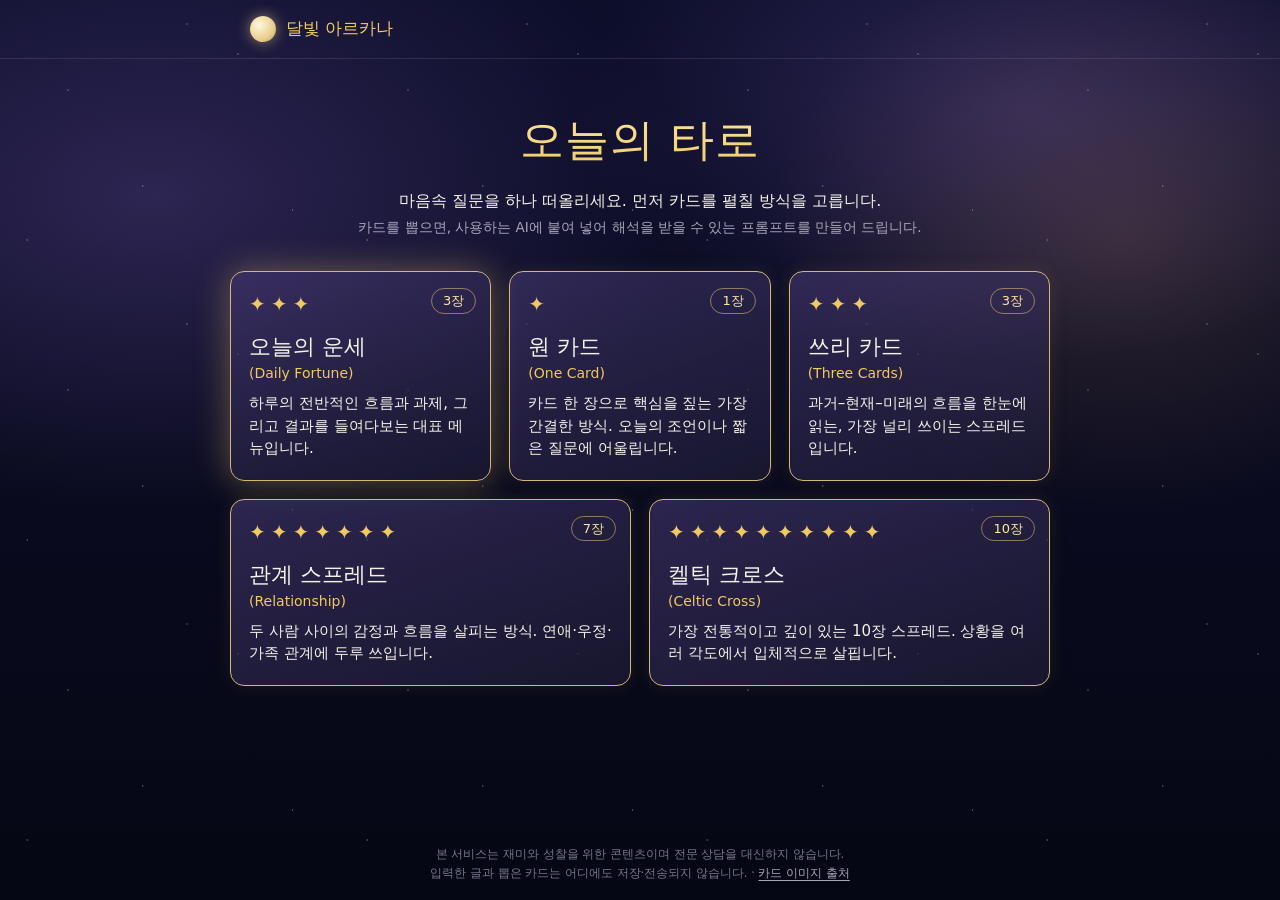
<file: index.html>
<!doctype html>
<html lang="ko">
<head>
<meta charset="utf-8">
<meta name="viewport" content="width=device-width, initial-scale=1">
<title>달빛 아르카나</title>
<meta name="description" content="카드를 직접 뽑고, AI에 붙여 넣을 타로 해석 프롬프트를 받아 가는 타로 사이트.">
<meta name="referrer" content="no-referrer">
<link rel="icon" href="data:,"><!-- 파비콘은 B가 제공하면 교체 -->
<link rel="stylesheet" href="css/tokens.css">
<link rel="stylesheet" href="css/style.css">
</head>
<body>
<header class="topbar">
  <div class="topbar-in">
    <div class="brand"><span class="moon" aria-hidden="true"></span>달빛 아르카나</div>
    <button class="home-link" id="homeBtn" type="button" hidden>처음으로</button>
  </div>
</header>

<main id="app" class="stage">
  <p class="loading">카드를 준비하는 중…</p>
</main>

<footer class="foot">
  <p>본 서비스는 재미와 성찰을 위한 콘텐츠이며 전문 상담을 대신하지 않습니다.</p>
  <p>입력한 글과 뽑은 카드는 어디에도 저장·전송되지 않습니다. · <a href="assets/decks/rws/CREDITS.md">카드 이미지 출처</a></p>
</footer>

<noscript><p class="loading">이 사이트는 자바스크립트를 켜야 사용할 수 있습니다.</p></noscript>
<script src="js/engine/index.js"></script>
<script src="js/app.js"></script>
</body>
</html>
</file>
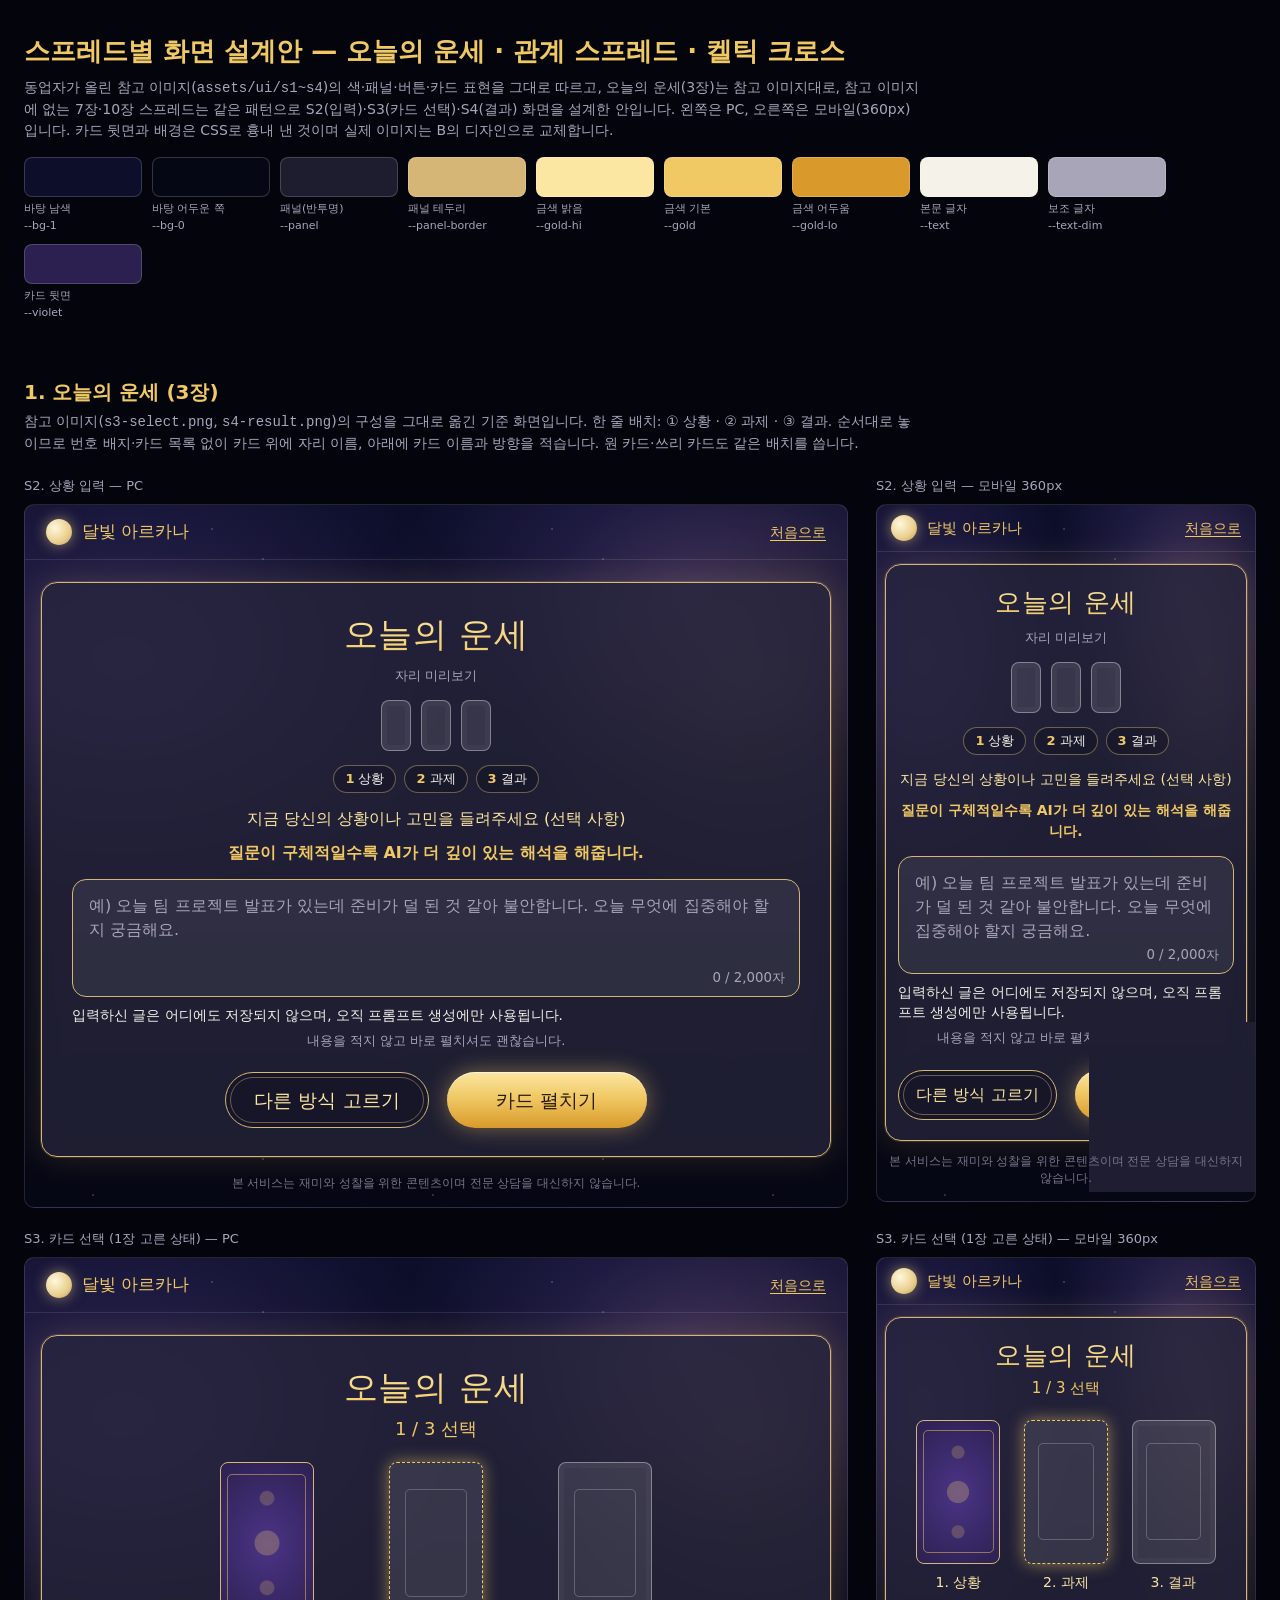
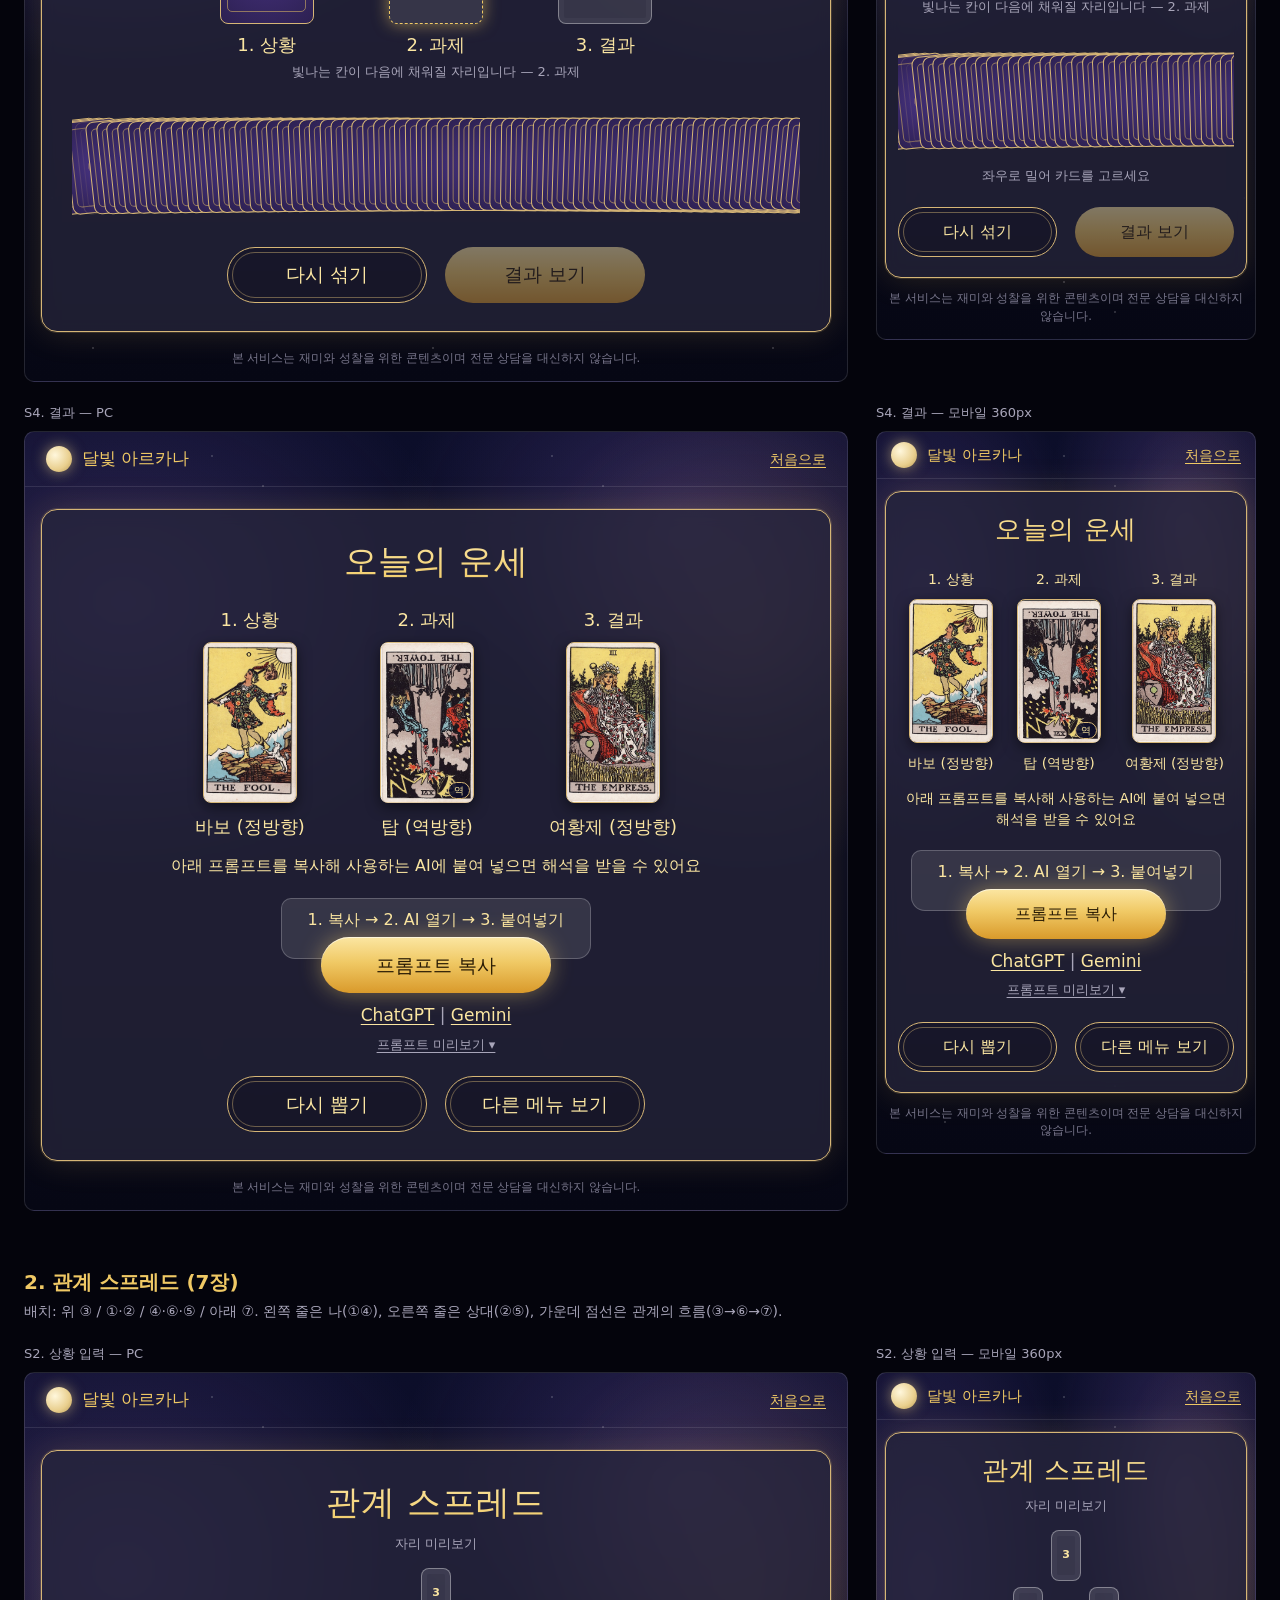
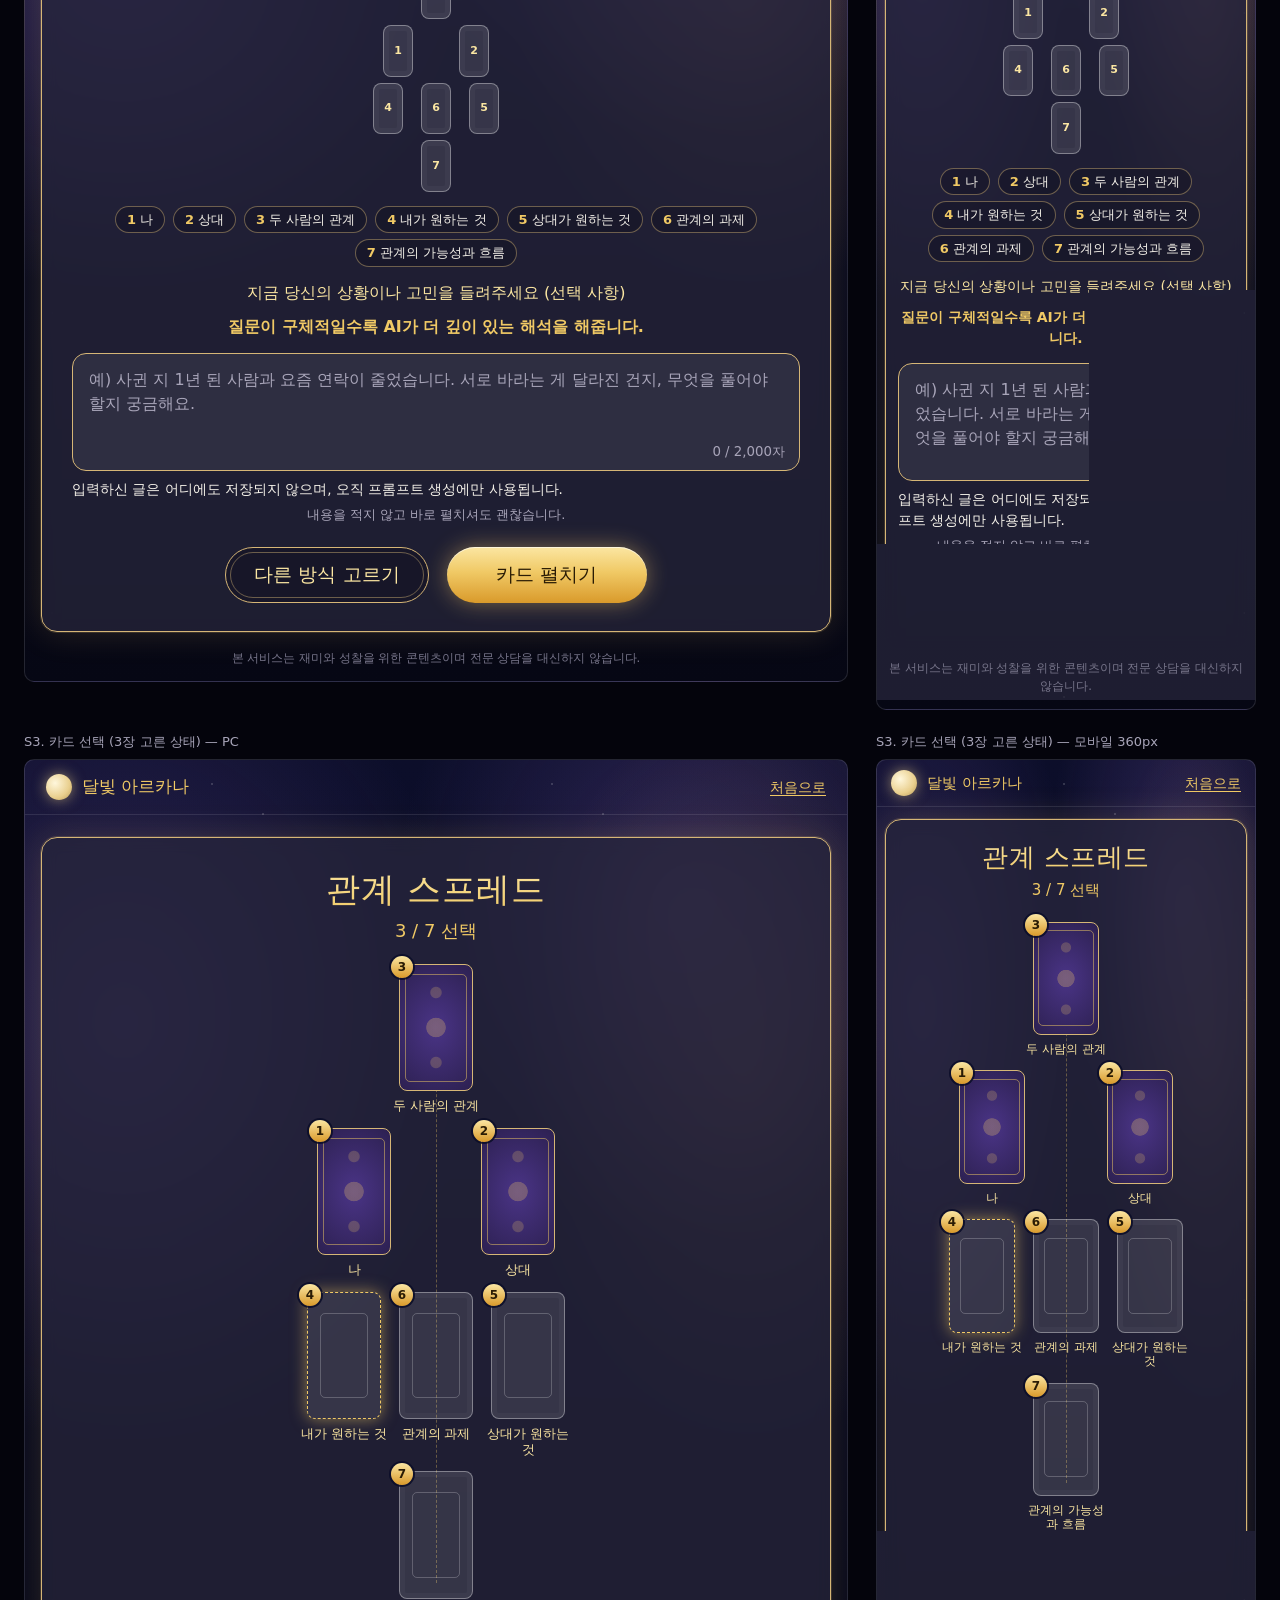
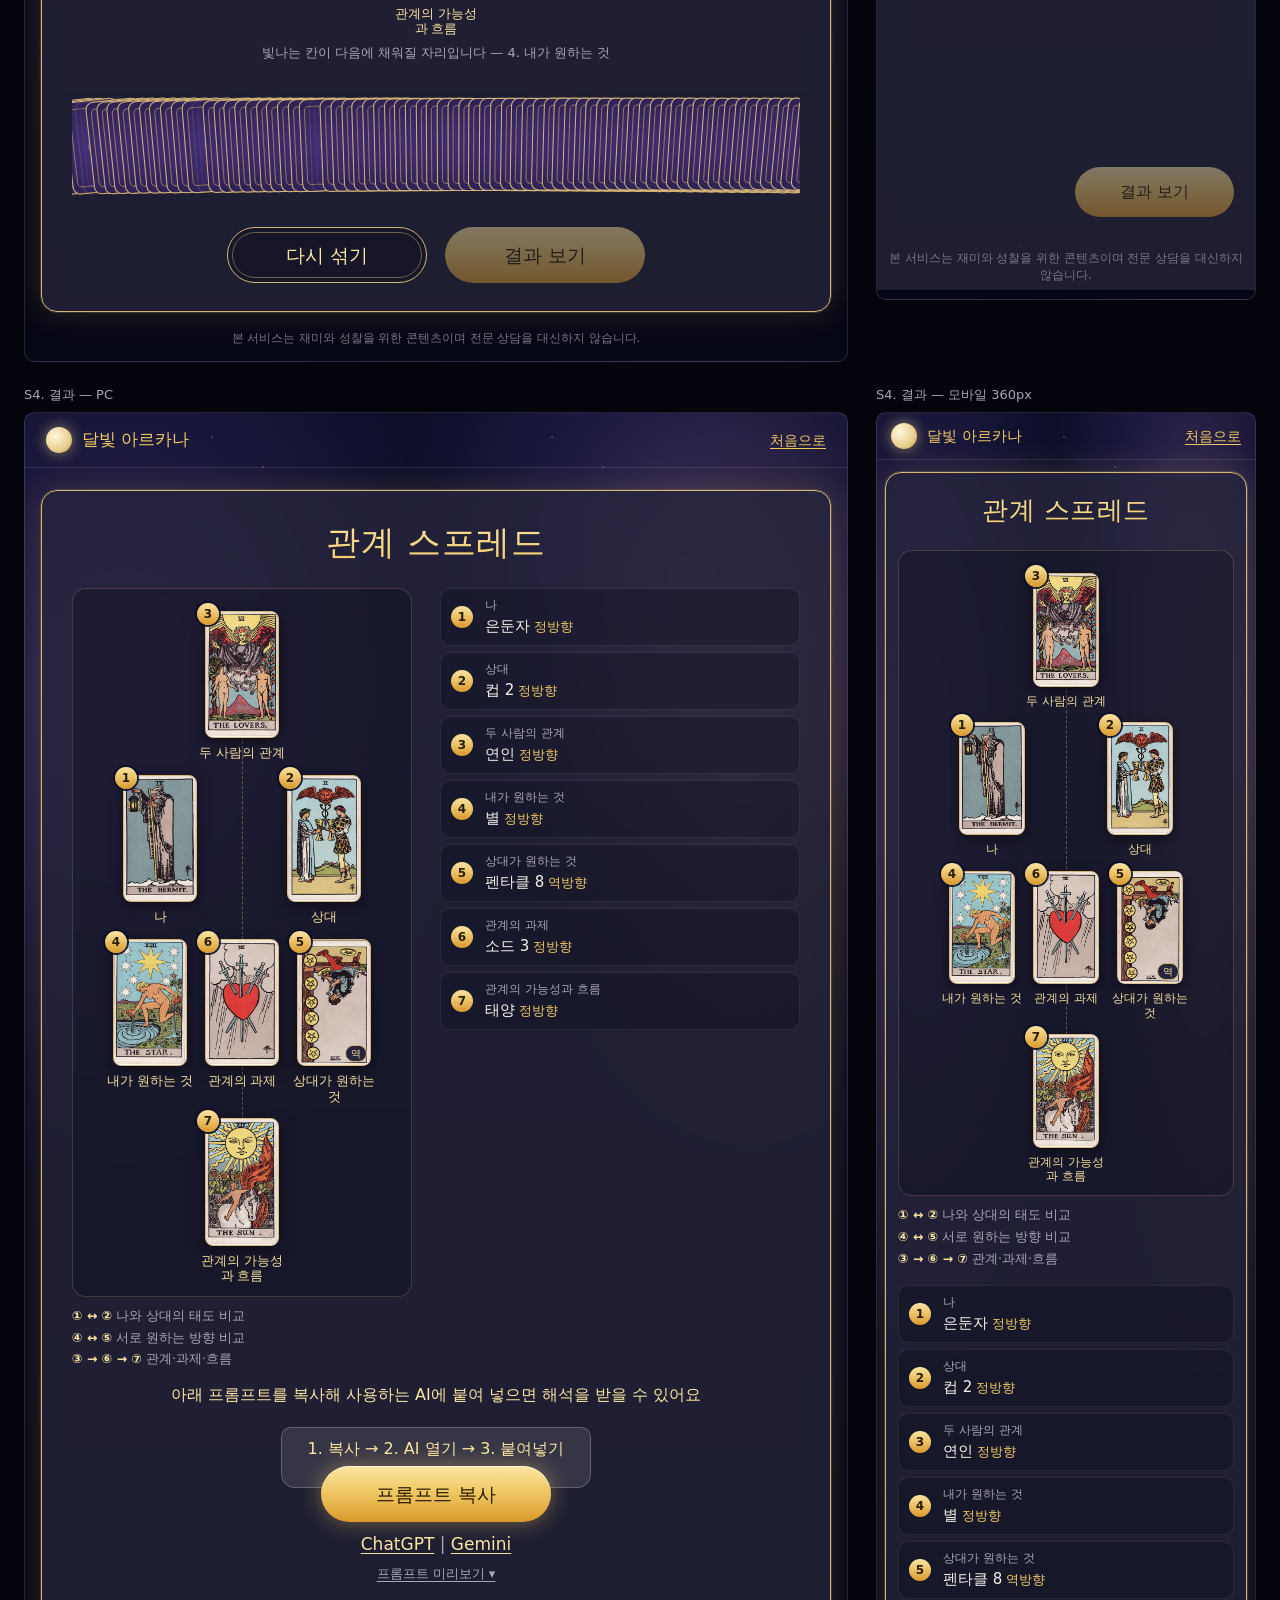
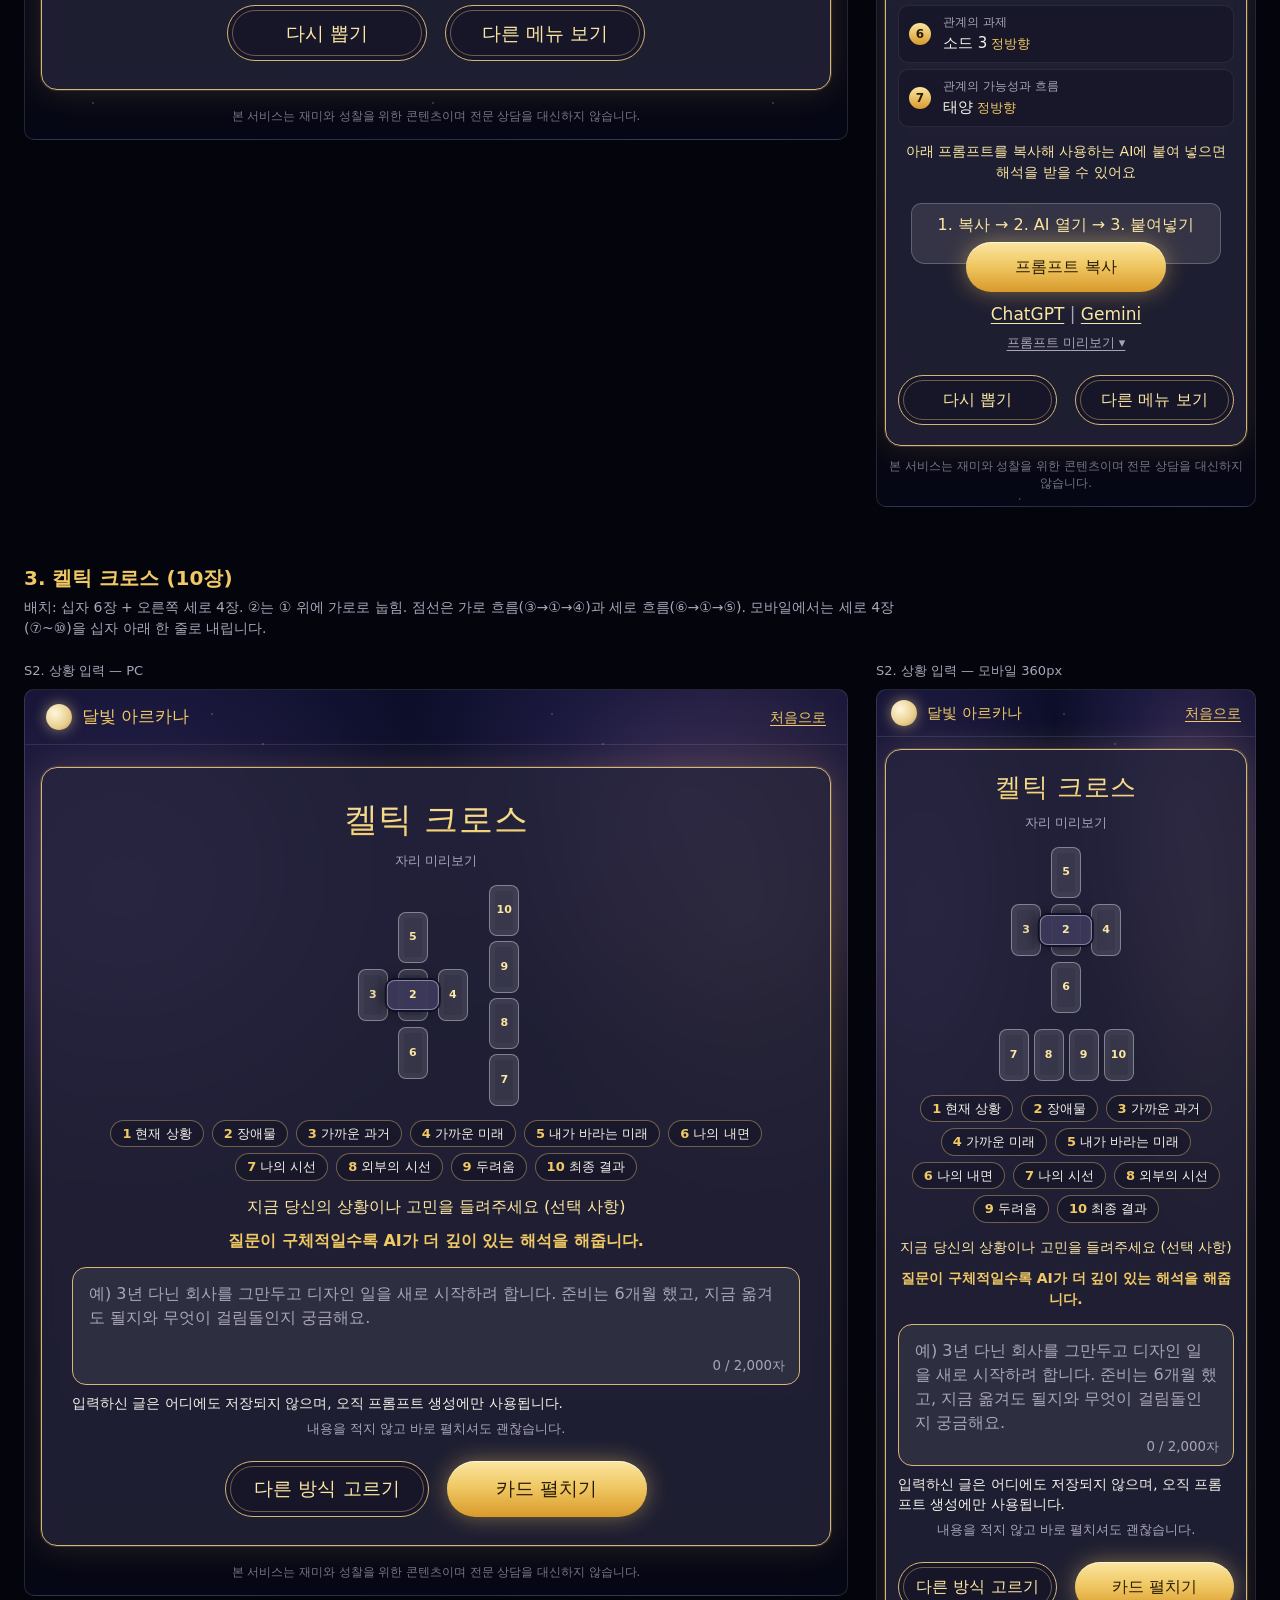
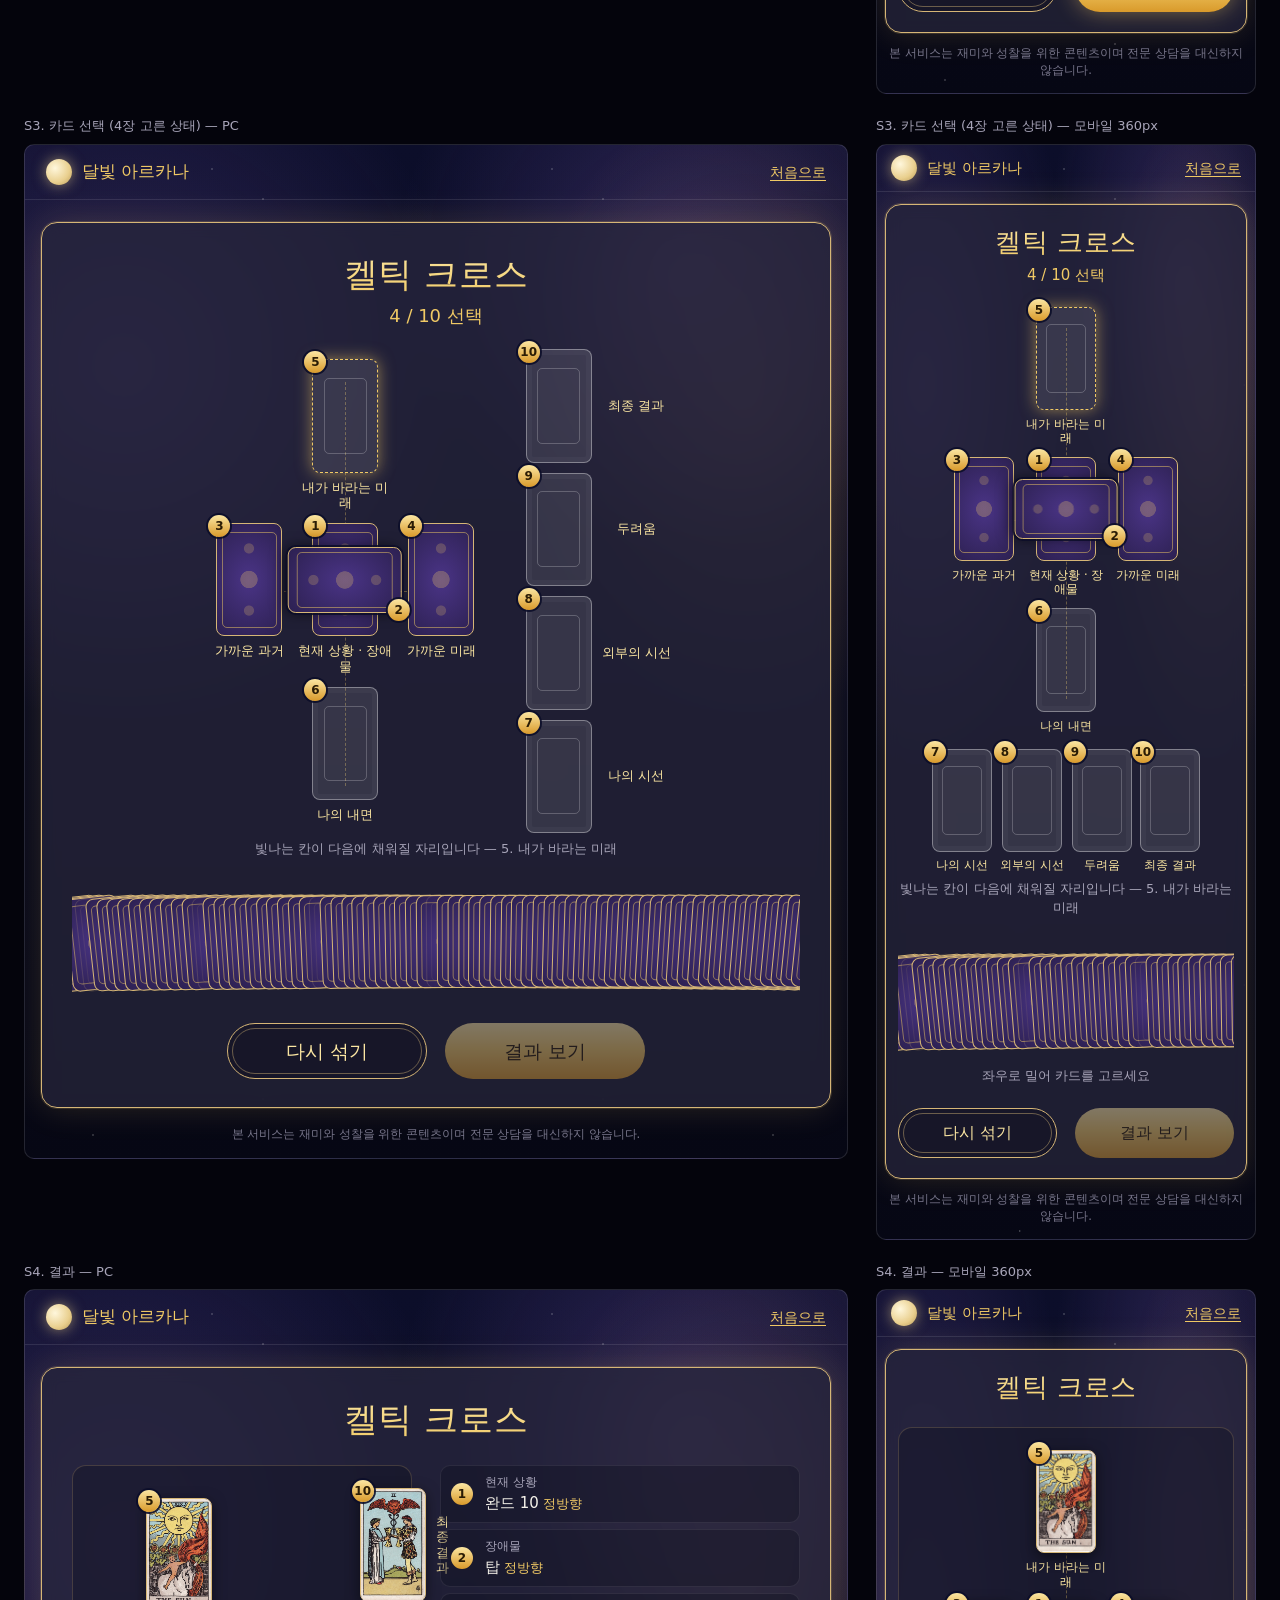
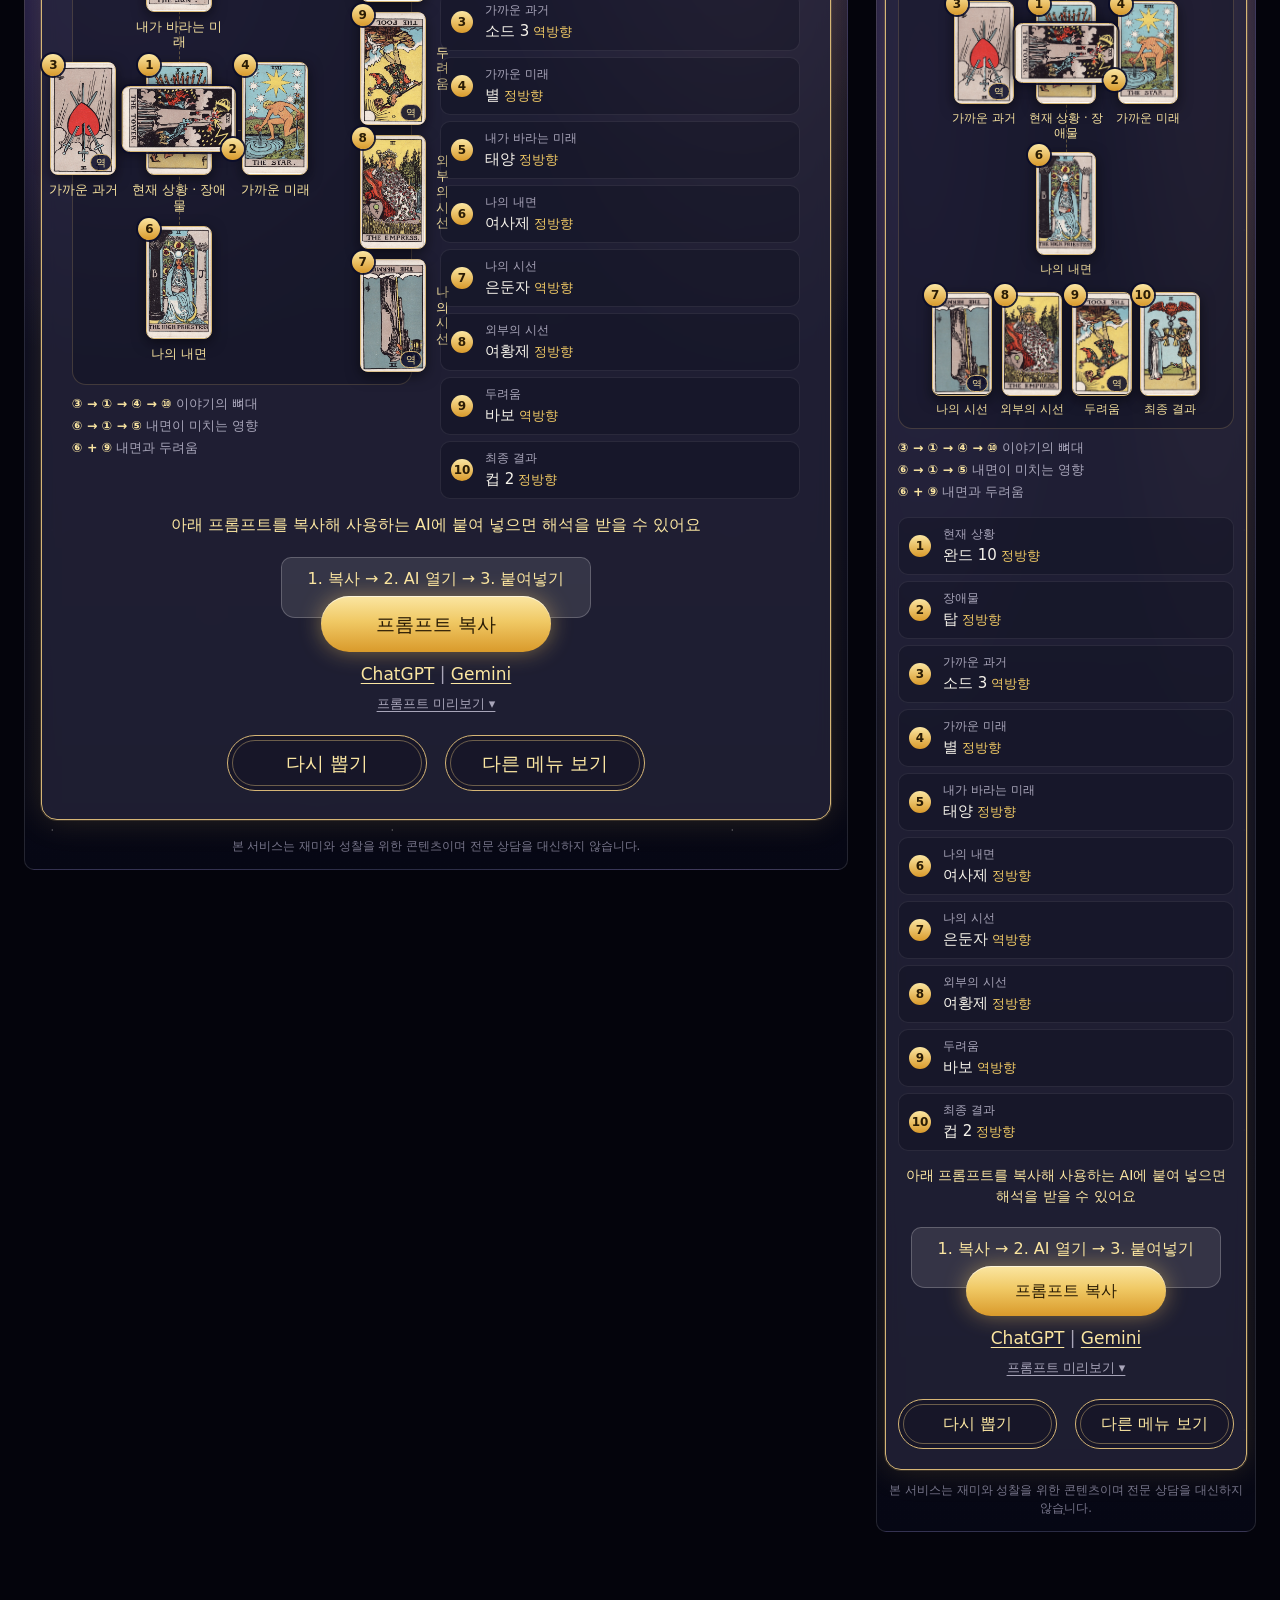
<file: docs/mockups/spread-layouts.html>
<!doctype html>
<html lang="ko">
<head>
<meta charset="utf-8">
<meta name="viewport" content="width=device-width, initial-scale=1">
<title>달빛 아르카나 — 스프레드별 화면 설계안</title>
<style>
/* =========================================================
   디자인 토큰 — B의 참고 이미지(assets/ui/s1~s4)에서 추출한 값.
   실제 구현 시 css/tokens.css 로 옮긴다. 색상값은 눈으로 맞춘 근사치.
   ========================================================= */
:root{
  --bg-0:#060714;            /* 가장 어두운 바탕 */
  --bg-1:#0c0e2a;            /* 남색 바탕 */
  --nebula-1:rgba(112,84,170,.34);   /* 보랏빛 성운 */
  --nebula-2:rgba(196,140,96,.20);   /* 주황빛 성운 */
  --panel:rgba(40,38,60,.74);        /* 반투명 패널 */
  --panel-border:#d6b676;            /* 패널 금색 테두리 */
  --gold-hi:#fbe6a2;         /* 금색 밝은 쪽 */
  --gold:#f0c965;            /* 금색 기본(제목·강조 글자) */
  --gold-lo:#d99a2b;         /* 금색 어두운 쪽(버튼 그라데이션 끝) */
  --text:#f5f2ea;            /* 본문 글자 */
  --text-dim:#a8a5b9;        /* 보조 글자 */
  --slot:rgba(255,255,255,.10);      /* 빈 자리 칸 */
  --slot-border:rgba(255,255,255,.38);
  --violet:#2c2050;          /* 카드 뒷면 바탕 */
  --radius-panel:16px; --radius-card:8px; --radius-pill:999px;
  --font:"Noto Sans KR","Malgun Gothic","Apple SD Gothic Neo",system-ui,sans-serif;
  --cw:76px;                 /* 카드 폭. 스프레드·화면 폭에 따라 바뀜 */
}
*{box-sizing:border-box}
body{margin:0;background:#04040c;color:var(--text);font-family:var(--font);line-height:1.5}
.doc{max-width:1440px;margin:0 auto;padding:32px 24px 80px}
.doc h1{font-size:26px;margin:0 0 6px;color:var(--gold)}
.doc h2{font-size:20px;margin:56px 0 4px;color:var(--gold)}
.doc p.note{margin:0 0 16px;color:var(--text-dim);font-size:14px;max-width:900px}
.swatches{display:flex;flex-wrap:wrap;gap:10px;margin:14px 0 0}
.sw{width:118px;font-size:11px;color:var(--text-dim)}
.sw i{display:block;height:40px;border-radius:8px;border:1px solid rgba(255,255,255,.18);margin-bottom:4px}
.pair{display:flex;gap:28px;align-items:flex-start;flex-wrap:wrap}
.pair>.col{flex:1 1 640px;min-width:0}
.pair>.col.m{flex:0 0 380px}
.cap{font-size:13px;color:var(--text-dim);margin:0 0 8px}

/* ---------- 화면 틀 ---------- */
.screen{container-type:inline-size;position:relative;overflow:hidden;border-radius:10px;border:1px solid rgba(255,255,255,.12);
  background:
    radial-gradient(60% 50% at 12% 22%,var(--nebula-1),transparent 70%),
    radial-gradient(40% 45% at 88% 26%,var(--nebula-2),transparent 70%),
    radial-gradient(50% 40% at 80% 12%,var(--nebula-1),transparent 70%),
    linear-gradient(180deg,var(--bg-1),var(--bg-0));}
.screen::before{content:"";position:absolute;inset:0;pointer-events:none;opacity:.55;
  background-image:radial-gradient(1px 1px at 20% 30%,#fff,transparent),radial-gradient(1px 1px at 70% 18%,#fff,transparent),
   radial-gradient(1px 1px at 42% 62%,#fff,transparent),radial-gradient(1px 1px at 86% 70%,#fff,transparent),
   radial-gradient(1px 1px at 8% 80%,#fff,transparent),radial-gradient(1px 1px at 55% 8%,#fff,transparent);
  background-size:340px 300px}
.topbar{position:relative;display:flex;justify-content:space-between;align-items:center;max-width:820px;margin:0 auto;padding:14px 20px}
.brand{display:flex;align-items:center;gap:10px;color:var(--gold);font-size:17px}
.moon{width:26px;height:26px;border-radius:50%;background:radial-gradient(circle at 35% 35%,#fff7dc,#e9cf8e 60%,#b99a55);box-shadow:0 0 14px rgba(246,217,138,.55)}
.home{color:var(--gold);font-size:14px;text-decoration:underline;text-underline-offset:3px}
.rule{position:relative;height:1px;background:rgba(255,255,255,.10)}
.stage{position:relative;padding:22px 16px 18px}
.panel{position:relative;max-width:980px;margin:0 auto;padding:26px 30px 28px;border-radius:var(--radius-panel);
  background:var(--panel);border:1.5px solid var(--panel-border);
  box-shadow:0 0 0 1px rgba(214,182,118,.18),0 0 34px rgba(240,201,101,.16);backdrop-filter:blur(8px)}
.title{margin:0;text-align:center;font-size:34px;font-weight:500;letter-spacing:.02em;
  background:linear-gradient(180deg,var(--gold-hi),var(--gold));-webkit-background-clip:text;background-clip:text;color:transparent}
.sub{text-align:center;color:var(--gold);font-size:18px;margin:2px 0 0}
.lead{text-align:center;color:var(--gold-hi);font-size:16px;margin:14px 0 0}
.hint{text-align:center;color:var(--text-dim);font-size:13px;margin:6px 0 0}
.foot{position:relative;text-align:center;color:#77758a;font-size:11.5px;padding:0 12px 14px}

/* ---------- 버튼 ---------- */
.btns{display:flex;justify-content:center;gap:18px;flex-wrap:wrap;margin-top:22px}
.btn{min-width:200px;min-height:56px;padding:0 28px;border-radius:var(--radius-pill);font:inherit;font-size:19px;cursor:pointer}
.btn.primary{border:0;color:#2a1c05;background:linear-gradient(180deg,var(--gold-hi),var(--gold) 45%,var(--gold-lo));
  box-shadow:0 0 22px rgba(240,201,101,.45),inset 0 1px 0 rgba(255,255,255,.6)}
.btn.ghost{color:var(--gold-hi);background:rgba(10,10,24,.35);border:1.5px solid var(--panel-border);outline:1px solid rgba(214,182,118,.45);outline-offset:-6px}
.btn[disabled]{opacity:.45;cursor:default;box-shadow:none}

/* ---------- 카드 ---------- */
.c{position:relative;width:var(--cw);aspect-ratio:500/860;border-radius:var(--radius-card);flex:none}
.c.slot{background:var(--slot);border:1px solid var(--slot-border);box-shadow:inset 0 0 0 5px rgba(255,255,255,.03)}
.c.slot::after{content:"";position:absolute;inset:16%;border:1px solid rgba(255,255,255,.22);border-radius:5px}
.c.next{border:1.5px dashed var(--gold);box-shadow:0 0 16px rgba(240,201,101,.55)}
.c.back{border:1.5px solid var(--panel-border);
  background:radial-gradient(circle at 50% 50%,rgba(240,201,101,.28) 0 13%,transparent 14%),
   radial-gradient(circle at 50% 22%,rgba(240,201,101,.22) 0 5%,transparent 6%),
   radial-gradient(circle at 50% 78%,rgba(240,201,101,.22) 0 5%,transparent 6%),
   radial-gradient(120% 90% at 50% 50%,#4a3486,var(--violet) 70%)}
.c.back::after{content:"";position:absolute;inset:7%;border:1px solid rgba(240,201,101,.5);border-radius:5px}
.c.face{border:1.5px solid var(--panel-border);background:#111;box-shadow:0 4px 14px rgba(0,0,0,.5)}
.c.face img{display:block;width:100%;height:100%;object-fit:cover;border-radius:6px}
.c.face.rev img{transform:rotate(180deg)}
.n{position:absolute;z-index:2;top:-9px;left:-9px;width:22px;height:22px;border-radius:50%;display:grid;place-items:center;
  font-size:12px;font-weight:700;color:#2a1c05;background:linear-gradient(180deg,var(--gold-hi),var(--gold-lo));box-shadow:0 0 0 2px rgba(12,14,42,.9)}
.revtag{position:absolute;z-index:2;right:3px;bottom:3px;font-size:10px;padding:0 5px;border-radius:999px;background:rgba(12,14,42,.88);color:var(--gold-hi);border:1px solid var(--panel-border)}
.pos{display:grid;justify-items:center;gap:7px;align-content:start}
.lb{font-size:12.5px;color:var(--gold-hi);text-align:center;line-height:1.25;max-width:calc(var(--cw) + 34px)}

/* ---------- 배치: 한 줄(오늘의 운세 3장 · 원 카드 · 쓰리 카드) — 참고 이미지 s3·s4 그대로 ---------- */
.lay-row{display:flex;justify-content:center;gap:calc(var(--cw)*.8)}
.lay-row .n{display:none}                 /* 순서대로 놓이므로 번호 배지 대신 "1. 상황" 글자 */
.lay-row .lb{font-size:18px}
.lay-row .nm{font-size:18px;color:var(--gold-hi);text-align:center}
.lay-row .pos{gap:10px}
.preview .lay-row{gap:10px}

/* ---------- 배치: 관계 스프레드(7장) ---------- */
.lay-rel{display:grid;grid-template-columns:repeat(6,calc(var(--cw)/2 + 9px));justify-content:center;row-gap:14px;position:relative}
.lay-rel .p3{grid-column:3/5;grid-row:1}
.lay-rel .p1{grid-column:1/3;grid-row:2;transform:translateX(10px)}   /* ④보다 살짝 안쪽 */
.lay-rel .p2{grid-column:5/7;grid-row:2;transform:translateX(-10px)}  /* ⑤보다 살짝 안쪽 */
.lay-rel .p4{grid-column:1/3;grid-row:3}
.lay-rel .p6{grid-column:3/5;grid-row:3}
.lay-rel .p5{grid-column:5/7;grid-row:3}
.lay-rel .p7{grid-column:3/5;grid-row:4}
/* 묶음 안내선: 가운데 세로줄(관계 3→6→7) */
.lay-rel::before{content:"";position:absolute;left:50%;top:6%;bottom:8%;width:0;border-left:1px dashed rgba(240,201,101,.35)}
.lay-rel .pos{position:relative}

/* ---------- 배치: 켈틱 크로스(10장) ---------- */
.lay-celtic{display:flex;justify-content:center;align-items:center;gap:calc(var(--cw)*.55)}
.cross{display:grid;grid-template-columns:repeat(3,calc(var(--cw) + 30px));row-gap:12px;position:relative}
.cross .p5{grid-column:2;grid-row:1}.cross .p3{grid-column:1;grid-row:2}.cross .p1{grid-column:2;grid-row:2}
.cross .p4{grid-column:3;grid-row:2}.cross .p6{grid-column:2;grid-row:3}
.cross::before{content:"";position:absolute;left:6%;right:6%;top:50%;border-top:1px dashed rgba(240,201,101,.35)}
.cross::after{content:"";position:absolute;top:5%;bottom:8%;left:50%;border-left:1px dashed rgba(240,201,101,.35)}
.cross .pos{position:relative;z-index:1}
.stack{position:relative}
.stack .c.over{position:absolute;left:50%;top:50%;transform:translate(-50%,-50%) rotate(90deg);z-index:2;box-shadow:0 0 0 2px rgba(12,14,42,.85),0 4px 14px rgba(0,0,0,.6)}
.stack .c.over .n{left:auto;right:-9px;transform:rotate(-90deg)}
.stack .c.over .revtag{transform:rotate(-90deg);right:-4px;bottom:10px}
.staff{display:flex;flex-direction:column-reverse;gap:10px}
.staff .pos{grid-template-columns:auto auto;align-items:center;justify-items:start;gap:10px}
.staff .lb{text-align:left;max-width:92px}

/* ---------- S2: 자리 미리보기 ---------- */
.preview{--cw:30px;margin:14px auto 0}
.preview .lb{display:none}
.preview .n{position:static;box-shadow:none;width:18px;height:18px;font-size:11px;background:none;color:var(--gold-hi);transform:none}
.preview .c{display:grid;place-items:center}
.preview .c.slot::after{display:none}
.preview .lay-rel{row-gap:6px}.preview .lay-rel::before{display:none}
.preview .cross{row-gap:6px;grid-template-columns:repeat(3,calc(var(--cw) + 10px))}
.preview .cross::before,.preview .cross::after{display:none}
.preview .stack .c.over{background:rgba(60,56,90,.95)}
.preview .stack .c.over .n{transform:rotate(-90deg)}
.preview .staff{gap:5px}.preview .staff .pos{grid-template-columns:auto}
.chips{display:flex;flex-wrap:wrap;justify-content:center;gap:6px 8px;margin:14px auto 0;max-width:720px}
.chip{font-size:13px;color:var(--text);padding:3px 11px;border-radius:999px;border:1px solid rgba(214,182,118,.45);background:rgba(10,10,24,.3)}
.chip b{color:var(--gold);font-weight:600;margin-right:4px}
.guide{text-align:center;color:var(--gold);font-weight:700;font-size:16px;margin:10px 0 0}
.ta{display:block;width:100%;min-height:118px;margin:14px 0 0;padding:14px 16px 30px;border-radius:14px;border:1.5px solid var(--panel-border);
  background:rgba(255,255,255,.07);color:var(--text-dim);font:inherit;font-size:16px;position:relative}
.ta small{position:absolute;right:14px;bottom:8px;color:var(--text-dim)}
.priv{color:var(--text);font-size:13.5px;margin:8px 0 0}

/* ---------- S3: 덱 펼침 ---------- */
.fanwrap{overflow-x:auto;padding:26px 6px 14px;margin-top:10px}
.fan{--cw:54px;display:flex;justify-content:center;min-width:max-content;margin:0 auto}
.fan .c{margin-left:calc(var(--cw) * -.82);transform-origin:50% 320%}
.fan .c:first-child{margin-left:0}
.fan .c.taken{opacity:.18}

/* ---------- S4: 결과 ---------- */
.result{display:grid;grid-template-columns:minmax(0,1fr) minmax(300px,360px);gap:28px;align-items:start;margin-top:20px}
.board{padding:22px 8px 12px;border-radius:14px;background:rgba(8,8,22,.28);border:1px solid rgba(214,182,118,.22)}
.legend{list-style:none;margin:0;padding:0;display:grid;gap:6px}
.legend li{display:grid;grid-template-columns:24px 1fr;gap:10px;align-items:center;padding:7px 10px;border-radius:10px;background:rgba(8,8,22,.28);border:1px solid rgba(255,255,255,.08)}
.legend .n{position:static;box-shadow:none}
.legend .p{font-size:12px;color:var(--text-dim);display:block}
.legend .k{font-size:15px;color:var(--text)}
.legend .k em{font-style:normal;color:var(--gold);margin-left:4px;font-size:13px}
.groups{margin:10px 0 0;padding:0;list-style:none;font-size:12.5px;color:var(--text-dim);display:grid;gap:3px}
.groups b{color:var(--gold-hi);font-weight:600}
.copy{margin-top:20px;text-align:center}
.steps{display:inline-block;padding:9px 26px 26px;border-radius:10px 10px 14px 14px;background:rgba(255,255,255,.10);border:1px solid rgba(255,255,255,.22);color:var(--gold-hi);font-size:16px}
.copy .btn.primary{display:block;margin:-22px auto 0;position:relative;min-width:230px}
.links{margin-top:10px;font-size:17px;color:var(--text-dim)}
.links a{color:var(--gold-hi);text-underline-offset:3px}
.peek{margin-top:6px;font-size:13px;color:var(--text-dim);text-decoration:underline;text-underline-offset:3px}

/* ---------- 반응형: 폭이 좁을 때 (실제 구현에서는 @media 로 옮긴다) ---------- */
@container (max-width:760px){
  .topbar{padding:10px 14px}.brand{font-size:15px}
  .stage{padding:12px 8px}.panel{padding:18px 12px 20px}
  .title{font-size:26px}.sub{font-size:15px}.lead{font-size:14px}.guide{font-size:14px}
  .result{grid-template-columns:1fr;gap:16px}
  .lay-celtic{flex-direction:column;gap:16px}
  .staff{flex-direction:row;gap:8px}
  .staff .pos{grid-template-columns:auto;justify-items:center;gap:6px}
  .staff .lb{text-align:center;max-width:76px}
  .cross{grid-template-columns:repeat(3,calc(var(--cw) + 22px))}
  .btn{min-width:0;flex:1 1 140px;font-size:16px;min-height:50px;padding:0 14px}
  .copy .btn.primary{flex:none;min-width:200px}
  .fan{justify-content:flex-start}
  .lb{font-size:11.5px}
  .lay-row{gap:calc(var(--cw)*.28)}
  .lay-row .lb,.lay-row .nm{font-size:14px}
}
</style>
</head>
<body>
<div class="doc">
  <h1>스프레드별 화면 설계안 — 오늘의 운세 · 관계 스프레드 · 켈틱 크로스</h1>
  <p class="note">동업자가 올린 참고 이미지(<code>assets/ui/s1~s4</code>)의 색·패널·버튼·카드 표현을 그대로 따르고, 오늘의 운세(3장)는 참고 이미지대로, 참고 이미지에 없는 7장·10장 스프레드는 같은 패턴으로 S2(입력)·S3(카드 선택)·S4(결과) 화면을 설계한 안입니다. 왼쪽은 PC, 오른쪽은 모바일(360px)입니다. 카드 뒷면과 배경은 CSS로 흉내 낸 것이며 실제 이미지는 B의 디자인으로 교체합니다.</p>
  <div class="swatches" id="sw"></div>

  <h2>1. 오늘의 운세 (3장)</h2>
  <p class="note">참고 이미지(<code>s3-select.png</code>, <code>s4-result.png</code>)의 구성을 그대로 옮긴 기준 화면입니다. 한 줄 배치: ① 상황 · ② 과제 · ③ 결과. 순서대로 놓이므로 번호 배지·카드 목록 없이 카드 위에 자리 이름, 아래에 카드 이름과 방향을 적습니다. 원 카드·쓰리 카드도 같은 배치를 씁니다.</p>
  <div id="today"></div>

  <h2>2. 관계 스프레드 (7장)</h2>
  <p class="note">배치: 위 ③ / ①·② / ④·⑥·⑤ / 아래 ⑦. 왼쪽 줄은 나(①④), 오른쪽 줄은 상대(②⑤), 가운데 점선은 관계의 흐름(③→⑥→⑦).</p>
  <div id="rel"></div>

  <h2>3. 켈틱 크로스 (10장)</h2>
  <p class="note">배치: 십자 6장 + 오른쪽 세로 4장. ②는 ① 위에 가로로 눕힘. 점선은 가로 흐름(③→①→④)과 세로 흐름(⑥→①→⑤). 모바일에서는 세로 4장(⑦~⑩)을 십자 아래 한 줄로 내립니다.</p>
  <div id="celtic"></div>
</div>

<script>
/* 이 스크립트는 설계안을 그리기 위한 것. 데이터 모양은 data/spreads.json 을 따른다. */
var IMG="../../assets/decks/rws/";
var SPREADS={
  today:{name:"오늘의 운세",layout:"row",cw:{pc:94,m:84},
    positions:["상황","과제","결과"],
    sample:[["major-00","바보",0],["major-16","탑",1],["major-03","여황제",0]],
    groups:[],
    example:"예) 오늘 팀 프로젝트 발표가 있는데 준비가 덜 된 것 같아 불안합니다. 오늘 무엇에 집중해야 할지 궁금해요."},
  relationship:{name:"관계 스프레드",layout:"rel",cw:{pc:74,m:66},
    positions:["나","상대","두 사람의 관계","내가 원하는 것","상대가 원하는 것","관계의 과제","관계의 가능성과 흐름"],
    sample:[["major-09","은둔자",0],["cups-02","컵 2",0],["major-06","연인",0],["major-17","별",0],["pents-08","펜타클 8",1],["swords-03","소드 3",0],["major-19","태양",0]],
    groups:[["① ↔ ②","나와 상대의 태도 비교"],["④ ↔ ⑤","서로 원하는 방향 비교"],["③ → ⑥ → ⑦","관계·과제·흐름"]],
    example:"예) 사귄 지 1년 된 사람과 요즘 연락이 줄었습니다. 서로 바라는 게 달라진 건지, 무엇을 풀어야 할지 궁금해요."},
  celtic:{name:"켈틱 크로스",layout:"celtic",cw:{pc:66,m:60},
    positions:["현재 상황","장애물","가까운 과거","가까운 미래","내가 바라는 미래","나의 내면","나의 시선","외부의 시선","두려움","최종 결과"],
    sample:[["wands-10","완드 10",0],["major-16","탑",0],["swords-03","소드 3",1],["major-17","별",0],["major-19","태양",0],["major-02","여사제",0],["major-09","은둔자",1],["major-03","여황제",0],["major-00","바보",1],["cups-02","컵 2",0]],
    groups:[["③ → ① → ④ → ⑩","이야기의 뼈대"],["⑥ → ① → ⑤","내면이 미치는 영향"],["⑥ + ⑨","내면과 두려움"]],
    example:"예) 3년 다닌 회사를 그만두고 디자인 일을 새로 시작하려 합니다. 준비는 6개월 했고, 지금 옮겨도 될지와 무엇이 걸림돌인지 궁금해요."}
};

/* mode: "slot"(S2·S3 자리 칸) | "face"(S4 결과). filled: 채워진 장수(S3) */
function card(sp,i,mode,filled,extra){
  var n='<span class="n">'+(i+1)+'</span>',cls="c "+(extra||"");
  if(mode==="face"){var s=sp.sample[i];
    return '<div class="'+cls+' face'+(s[2]?" rev":"")+'">'+n+'<img src="'+IMG+s[0]+'.jpg" alt="'+s[1]+(s[2]?" 역방향":" 정방향")+'">'+(s[2]?'<span class="revtag">역</span>':'')+'</div>';}
  if(i<filled) return '<div class="'+cls+' back">'+n+'</div>';
  return '<div class="'+cls+' slot'+(i===filled?" next":"")+'">'+n+'</div>';
}
function pos(sp,i,mode,filled){return '<div class="pos p'+(i+1)+'">'+card(sp,i,mode,filled)+'<div class="lb">'+sp.positions[i]+'</div></div>';}
function layout(sp,mode,filled){
  if(sp.layout==="row"){var r='<div class="lay-row">';
    sp.positions.forEach(function(p,i){var lb='<div class="lb">'+(i+1)+'. '+p+'</div>';
      r+= mode==="face" ? '<div class="pos">'+lb+card(sp,i,mode,filled)+'<div class="nm">'+sp.sample[i][1]+' ('+(sp.sample[i][2]?"역방향":"정방향")+')</div></div>'
                        : '<div class="pos">'+card(sp,i,mode,filled)+lb+'</div>';});
    return r+'</div>';}
  if(sp.layout==="rel"){var h='<div class="lay-rel">';for(var i=0;i<7;i++)h+=pos(sp,i,mode,filled);return h+'</div>';}
  var c='<div class="cross">';
  [4,2,3,5].forEach(function(i){c+=pos(sp,i,mode,filled);});
  c+='<div class="pos p1"><div class="stack">'+card(sp,0,mode,filled)+card(sp,1,mode,filled,"over")+'</div><div class="lb">'+sp.positions[0]+' · '+sp.positions[1]+'</div></div></div>';
  var s='<div class="staff">';for(var j=6;j<10;j++)s+=pos(sp,j,mode,filled);
  return '<div class="lay-celtic">'+c+s+'</div></div>';
}
function frame(inner){return '<div class="screen"><div class="topbar"><div class="brand"><span class="moon"></span>달빛 아르카나</div><span class="home">처음으로</span></div><div class="rule"></div><div class="stage"><div class="panel">'+inner+'</div></div><div class="foot">본 서비스는 재미와 성찰을 위한 콘텐츠이며 전문 상담을 대신하지 않습니다.</div></div>';}
function s2(sp){
  var chips=sp.positions.map(function(p,i){return '<span class="chip"><b>'+(i+1)+'</b>'+p+'</span>';}).join("");
  return frame('<h3 class="title">'+sp.name+'</h3><p class="hint">자리 미리보기</p><div class="preview">'+layout(sp,"slot",-1)+'</div><div class="chips">'+chips+'</div>'+
   '<p class="lead">지금 당신의 상황이나 고민을 들려주세요 (선택 사항)</p><p class="guide">질문이 구체적일수록 AI가 더 깊이 있는 해석을 해줍니다.</p>'+
   '<div class="ta">'+sp.example+'<small>0 / 2,000자</small></div><p class="priv">입력하신 글은 어디에도 저장되지 않으며, 오직 프롬프트 생성에만 사용됩니다.</p>'+
   '<p class="hint">내용을 적지 않고 바로 펼치셔도 괜찮습니다.</p><div class="btns"><button class="btn ghost">다른 방식 고르기</button><button class="btn primary">카드 펼치기</button></div>');
}
function s3(sp,filled,mobile){
  var fan="",n=78;for(var i=0;i<n;i++){var t=(i-(n-1)/2)/((n-1)/2);
    fan+='<div class="c back'+(i%11===3&&i<filled*11?" taken":"")+'" style="transform:rotate('+(t*7).toFixed(2)+'deg)"></div>';}
  return frame('<h3 class="title">'+sp.name+'</h3><p class="sub">'+filled+' / '+sp.positions.length+' 선택</p>'+
   '<div style="margin-top:20px">'+layout(sp,"slot",filled)+'</div><p class="hint">빛나는 칸이 다음에 채워질 자리입니다 — '+(filled+1)+'. '+sp.positions[filled]+'</p>'+
   '<div class="fanwrap"><div class="fan">'+fan+'</div></div>'+(mobile?'<p class="hint">좌우로 밀어 카드를 고르세요</p>':'')+
   '<div class="btns"><button class="btn ghost">다시 섞기</button><button class="btn primary" disabled>결과 보기</button></div>');
}
function s4(sp){
  var lg=sp.sample.map(function(s,i){return '<li><span class="n">'+(i+1)+'</span><span><span class="p">'+sp.positions[i]+'</span><span class="k">'+s[1]+'<em>'+(s[2]?"역방향":"정방향")+'</em></span></span></li>';}).join("");
  var gr=sp.groups.map(function(g){return '<li><b>'+g[0]+'</b> '+g[1]+'</li>';}).join("");
  var top = sp.layout==="row" ? '<div style="margin-top:22px">'+layout(sp,"face",99)+'</div>'
          : '<div class="result"><div><div class="board">'+layout(sp,"face",99)+'</div><ul class="groups">'+gr+'</ul></div><ul class="legend">'+lg+'</ul></div>';
  return frame('<h3 class="title">'+sp.name+'</h3>'+top+
   '<p class="lead">아래 프롬프트를 복사해 사용하는 AI에 붙여 넣으면 해석을 받을 수 있어요</p>'+
   '<div class="copy"><div class="steps">1. 복사 → 2. AI 열기 → 3. 붙여넣기</div><button class="btn primary">프롬프트 복사</button>'+
   '<div class="links"><a href="https://chatgpt.com" target="_blank" rel="noopener">ChatGPT</a> | <a href="https://gemini.google.com" target="_blank" rel="noopener">Gemini</a></div><div class="peek">프롬프트 미리보기 ▾</div></div>'+
   '<div class="btns"><button class="btn ghost">다시 뽑기</button><button class="btn ghost">다른 메뉴 보기</button></div>');
}
function block(sp,title,pcHtml,mHtml){
  return '<div class="pair" style="margin-top:22px"><div class="col" style="--cw:'+sp.cw.pc+'px"><p class="cap">'+title+' — PC</p>'+pcHtml+'</div>'+
         '<div class="col m" style="--cw:'+sp.cw.m+'px"><p class="cap">'+title+' — 모바일 360px</p>'+mHtml+'</div></div>';
}
function render(id,key,filled){var sp=SPREADS[key];
  document.getElementById(id).innerHTML=
    block(sp,"S2. 상황 입력",s2(sp),s2(sp))+block(sp,"S3. 카드 선택 ("+filled+"장 고른 상태)",s3(sp,filled),s3(sp,filled,true))+block(sp,"S4. 결과",s4(sp),s4(sp));}
render("today","today",1);render("rel","relationship",3);render("celtic","celtic",4);
document.getElementById("sw").innerHTML=[["--bg-1","바탕 남색"],["--bg-0","바탕 어두운 쪽"],["--panel","패널(반투명)"],["--panel-border","패널 테두리"],["--gold-hi","금색 밝음"],["--gold","금색 기본"],["--gold-lo","금색 어두움"],["--text","본문 글자"],["--text-dim","보조 글자"],["--violet","카드 뒷면"]]
 .map(function(t){return '<div class="sw"><i style="background:var('+t[0]+')"></i>'+t[1]+'<br>'+t[0]+'</div>';}).join("");
</script>
</body>
</html>
</file>
<file: css/tokens.css>
/* 달빛 아르카나 — 디자인 토큰
 * 참고 이미지(assets/ui/s1~s4)에서 눈으로 맞춘 근사치. 색·글꼴의 최종 값은 B가 확정한다.
 * 화면 스타일(style.css)은 여기의 변수만 참조한다.
 */
:root{
  /* 바탕 */
  --bg-0:#060714;
  --bg-1:#0c0e2a;
  --nebula-1:rgba(112,84,170,.34);
  --nebula-2:rgba(196,140,96,.20);

  /* 패널·테두리 */
  --panel:rgba(40,38,60,.74);
  --panel-border:#d6b676;
  --panel-glow:rgba(240,201,101,.16);

  /* 금색 */
  --gold-hi:#fbe6a2;
  --gold:#f0c965;
  --gold-lo:#d99a2b;
  --on-gold:#2a1c05;

  /* 글자 */
  --text:#f5f2ea;
  --text-dim:#a8a5b9;
  --text-faint:#77758a;

  /* 카드 */
  --slot:rgba(255,255,255,.10);
  --slot-border:rgba(255,255,255,.38);
  --violet:#2c2050;
  --violet-hi:#4a3486;
  --card-ratio:500/860;

  /* 모양 */
  --radius-panel:16px;
  --radius-card:8px;
  --radius-pill:999px;

  /* 글꼴 — 외부에서 불러오지 않고 기기 글꼴 사용. 글꼴 파일을 쓸 경우 assets/fonts/ 에 넣고 여기만 바꾼다 */
  --font:"Noto Sans KR","Malgun Gothic","Apple SD Gothic Neo",system-ui,sans-serif;

  /* 움직임 */
  --t-fast:.18s;
  --t-flip:.55s;
}
</file>
<file: css/style.css>
/* 달빛 아르카나 — 화면 스타일. 색·모양 값은 tokens.css 의 변수만 쓴다. */
*{box-sizing:border-box}
html{-webkit-text-size-adjust:100%}
body{margin:0;min-height:100vh;display:flex;flex-direction:column;color:var(--text);font-family:var(--font);line-height:1.5;background:var(--bg-0)}
/* 배경은 화면에 고정된 층으로 그린다(모바일 브라우저에서 background-attachment:fixed 가 불안정하기 때문). B의 배경 이미지가 생기면 이 층만 교체 */
body::before,body::after{content:"";position:fixed;inset:0;pointer-events:none;z-index:0}
body::before{background:
    radial-gradient(60% 50% at 12% 22%,var(--nebula-1),transparent 70%),
    radial-gradient(40% 45% at 88% 26%,var(--nebula-2),transparent 70%),
    radial-gradient(50% 40% at 80% 12%,var(--nebula-1),transparent 70%),
    linear-gradient(180deg,var(--bg-1),var(--bg-0))}
body::after{opacity:.55;
  background-image:radial-gradient(1px 1px at 20% 30%,#fff,transparent),radial-gradient(1px 1px at 70% 18%,#fff,transparent),
   radial-gradient(1px 1px at 42% 62%,#fff,transparent),radial-gradient(1px 1px at 86% 70%,#fff,transparent),
   radial-gradient(1px 1px at 8% 80%,#fff,transparent),radial-gradient(1px 1px at 55% 8%,#fff,transparent);
  background-size:340px 300px}
button{font:inherit;color:inherit}
a{color:var(--gold-hi);text-underline-offset:3px}
:focus-visible{outline:2px solid var(--gold-hi);outline-offset:3px}
[hidden]{display:none !important}

/* ---------- 머리말 · 바닥글 ---------- */
.topbar{position:relative;z-index:1;border-bottom:1px solid rgba(255,255,255,.10)}
.topbar-in{display:flex;justify-content:space-between;align-items:center;max-width:820px;margin:0 auto;padding:14px 20px;min-height:58px}
.brand{display:flex;align-items:center;gap:10px;color:var(--gold);font-size:17px}
.moon{width:26px;height:26px;border-radius:50%;background:radial-gradient(circle at 35% 35%,#fff7dc,#e9cf8e 60%,#b99a55);box-shadow:0 0 14px rgba(246,217,138,.55)}
.home-link{background:none;border:0;padding:10px 4px;cursor:pointer;color:var(--gold);font-size:14px;text-decoration:underline;text-underline-offset:3px}
.stage{position:relative;z-index:1;flex:1;padding:22px 16px 18px}
.foot{position:relative;z-index:1;text-align:center;color:var(--text-faint);font-size:11.5px;padding:0 12px 16px}
.foot p{margin:2px 0}
.foot a{color:var(--text-dim)}
.loading{text-align:center;color:var(--text-dim);padding:60px 0}
.error{max-width:560px;margin:40px auto;text-align:center;color:var(--text)}
.error code{color:var(--gold-hi)}

/* ---------- 공통 글자 ---------- */
.title{margin:0;text-align:center;font-size:34px;font-weight:500;letter-spacing:.02em;
  background:linear-gradient(180deg,var(--gold-hi),var(--gold));-webkit-background-clip:text;background-clip:text;color:transparent}
.title:focus{outline:none}
.sub{text-align:center;color:var(--gold);font-size:18px;margin:2px 0 0}
.lead{text-align:center;color:var(--gold-hi);font-size:16px;margin:14px 0 0}
.hint{text-align:center;color:var(--text-dim);font-size:13px;margin:6px 0 0}
.guide{text-align:center;color:var(--gold);font-weight:700;font-size:16px;margin:10px 0 0}

/* ---------- 패널 ---------- */
.panel{position:relative;max-width:980px;margin:0 auto;padding:26px 30px 28px;border-radius:var(--radius-panel);
  background:var(--panel);border:1.5px solid var(--panel-border);
  box-shadow:0 0 0 1px rgba(214,182,118,.18),0 0 34px var(--panel-glow);backdrop-filter:blur(8px);-webkit-backdrop-filter:blur(8px)}
.panel.narrow{max-width:780px}

/* ---------- 버튼 ---------- */
.btns{display:flex;justify-content:center;gap:18px;flex-wrap:wrap;margin-top:22px}
.btn{min-width:200px;min-height:56px;padding:0 28px;border-radius:var(--radius-pill);font-size:19px;cursor:pointer;transition:transform var(--t-fast),filter var(--t-fast)}
.btn:hover:not([disabled]){transform:translateY(-1px);filter:brightness(1.06)}
.btn.primary{border:0;color:var(--on-gold);background:linear-gradient(180deg,var(--gold-hi),var(--gold) 45%,var(--gold-lo));
  box-shadow:0 0 22px rgba(240,201,101,.45),inset 0 1px 0 rgba(255,255,255,.6)}
.btn.ghost{color:var(--gold-hi);background:rgba(10,10,24,.35);border:1.5px solid var(--panel-border);outline:1px solid rgba(214,182,118,.45);outline-offset:-6px}
.btn.ghost:focus-visible{outline:2px solid var(--gold-hi);outline-offset:3px}
.btn[disabled]{opacity:.45;cursor:default;box-shadow:none}

/* ---------- S1 홈 ---------- */
.home{max-width:820px;margin:0 auto;padding:26px 0 10px}
.home .title{font-size:44px}
.lede{text-align:center;color:var(--text);font-size:16px;margin:16px 0 0}
.lede small{display:block;color:var(--text-dim);font-size:13.5px;margin-top:4px}
.menu{display:grid;grid-template-columns:repeat(6,1fr);gap:18px;margin-top:34px}
.menu-card{grid-column:span 2;position:relative;text-align:left;cursor:pointer;padding:20px 18px 20px;border-radius:14px;
  background:linear-gradient(160deg,rgba(74,60,120,.55),rgba(30,28,54,.72));border:1.5px solid var(--panel-border);
  box-shadow:0 0 18px rgba(240,201,101,.10);transition:transform var(--t-fast),box-shadow var(--t-fast)}
.menu-card.wide{grid-column:span 3}
.menu-card.featured{box-shadow:0 0 34px rgba(240,201,101,.38)}
.menu-card:hover{transform:translateY(-3px);box-shadow:0 0 34px rgba(240,201,101,.38)}
.menu-card .stars{color:var(--gold);font-size:20px;letter-spacing:5px;line-height:1.2;padding-right:54px;display:block;word-break:break-all}
.menu-card .count{position:absolute;top:16px;right:14px;font-size:13px;color:var(--gold-hi);padding:2px 11px;border-radius:999px;border:1px solid rgba(214,182,118,.6)}
.menu-card h2{margin:14px 0 0;font-size:22px;font-weight:500;color:var(--text)}
.menu-card .en{display:block;color:var(--gold);font-size:14px}
.menu-card p{margin:8px 0 0;font-size:15px;color:var(--text)}

/* ---------- 카드 ---------- */
.c{position:relative;width:var(--cw);aspect-ratio:var(--card-ratio);border-radius:var(--radius-card);flex:none}
.c.slot{background:var(--slot);border:1px solid var(--slot-border);box-shadow:inset 0 0 0 5px rgba(255,255,255,.03)}
.c.slot::after{content:"";position:absolute;inset:16%;border:1px solid rgba(255,255,255,.22);border-radius:5px}
.c.next{border:1.5px dashed var(--gold);box-shadow:0 0 16px rgba(240,201,101,.55)}
.c.back{border:1.5px solid var(--panel-border);
  background:radial-gradient(circle at 50% 50%,rgba(240,201,101,.28) 0 13%,transparent 14%),
   radial-gradient(circle at 50% 22%,rgba(240,201,101,.22) 0 5%,transparent 6%),
   radial-gradient(circle at 50% 78%,rgba(240,201,101,.22) 0 5%,transparent 6%),
   radial-gradient(120% 90% at 50% 50%,var(--violet-hi),var(--violet) 70%)}
.c.back::after{content:"";position:absolute;inset:7%;border:1px solid rgba(240,201,101,.5);border-radius:5px}
.c.face{border:1.5px solid var(--panel-border);background:#111;box-shadow:0 4px 14px rgba(0,0,0,.5)}
.c.face img{display:block;width:100%;height:100%;object-fit:cover;border-radius:6px}
.c.face.rev img{transform:rotate(180deg)}
.c.reveal{animation:flip var(--t-flip) ease backwards}
@keyframes flip{from{transform:rotateY(90deg);opacity:0}to{transform:none;opacity:1}}
.stack .c.over.reveal{animation-name:flip-over}
@keyframes flip-over{from{transform:translate(-50%,-50%) rotate(90deg) rotateX(90deg);opacity:0}to{transform:translate(-50%,-50%) rotate(90deg);opacity:1}}
.n{position:absolute;z-index:2;top:-9px;left:-9px;width:22px;height:22px;border-radius:50%;display:grid;place-items:center;
  font-size:12px;font-weight:700;color:var(--on-gold);background:linear-gradient(180deg,var(--gold-hi),var(--gold-lo));box-shadow:0 0 0 2px rgba(12,14,42,.9)}
.revtag{position:absolute;z-index:2;right:3px;bottom:3px;font-size:10px;padding:0 5px;border-radius:999px;background:rgba(12,14,42,.88);color:var(--gold-hi);border:1px solid var(--panel-border)}
.pos{display:grid;justify-items:center;gap:7px;align-content:start}
.lb{font-size:12.5px;color:var(--gold-hi);text-align:center;line-height:1.25;max-width:calc(var(--cw) + 34px)}

/* 배치: 한 줄 (오늘의 운세 · 원 카드 · 쓰리 카드) */
.lay-row{--cw:94px;display:flex;justify-content:center;gap:calc(var(--cw)*.8)}
.lay-row .n{display:none}
.lay-row .lb,.lay-row .nm{font-size:18px;color:var(--gold-hi);text-align:center;max-width:calc(var(--cw) + 70px)}
.lay-row .pos{gap:10px}

/* 배치: 관계 스프레드 7장 — 위 ③ / ①·② / ④·⑥·⑤ / 아래 ⑦ */
.lay-rel{--cw:74px;display:grid;grid-template-columns:repeat(6,calc(var(--cw)/2 + 9px));justify-content:center;row-gap:14px;position:relative}
.lay-rel .p3{grid-column:3/5;grid-row:1}
.lay-rel .p1{grid-column:1/3;grid-row:2;transform:translateX(10px)}
.lay-rel .p2{grid-column:5/7;grid-row:2;transform:translateX(-10px)}
.lay-rel .p4{grid-column:1/3;grid-row:3}
.lay-rel .p6{grid-column:3/5;grid-row:3}
.lay-rel .p5{grid-column:5/7;grid-row:3}
.lay-rel .p7{grid-column:3/5;grid-row:4}
.lay-rel::before{content:"";position:absolute;left:50%;top:6%;bottom:8%;width:0;border-left:1px dashed rgba(240,201,101,.35)}
.lay-rel .pos{position:relative}

/* 배치: 켈틱 크로스 10장 — 십자 6장 + 세로 4장 */
.lay-celtic{--cw:66px;display:flex;justify-content:center;align-items:center;gap:calc(var(--cw)*.55)}
.cross{display:grid;grid-template-columns:repeat(3,calc(var(--cw) + 30px));row-gap:12px;position:relative}
.cross .p5{grid-column:2;grid-row:1}.cross .p3{grid-column:1;grid-row:2}.cross .p1{grid-column:2;grid-row:2}
.cross .p4{grid-column:3;grid-row:2}.cross .p6{grid-column:2;grid-row:3}
.cross::before{content:"";position:absolute;left:6%;right:6%;top:50%;border-top:1px dashed rgba(240,201,101,.35)}
.cross::after{content:"";position:absolute;top:5%;bottom:8%;left:50%;border-left:1px dashed rgba(240,201,101,.35)}
.cross .pos{position:relative;z-index:1}
.stack{position:relative}
.stack .c.over{position:absolute;left:50%;top:50%;transform:translate(-50%,-50%) rotate(90deg);z-index:2;box-shadow:0 0 0 2px rgba(12,14,42,.85),0 4px 14px rgba(0,0,0,.6)}
.stack .c.over.slot{background:rgba(60,56,90,.92)}
.stack .c.over .n{left:auto;right:-9px;transform:rotate(-90deg)}
.stack .c.over .revtag{transform:rotate(-90deg);right:-4px;bottom:10px}
.staff{display:flex;flex-direction:column-reverse;gap:10px}
.staff .pos{grid-template-columns:auto auto;align-items:center;justify-items:start;gap:10px}
.staff .lb{text-align:left;max-width:92px}

/* ---------- S2 입력 ---------- */
.preview{margin:14px auto 0}
.preview .lay-row,.preview .lay-rel,.preview .lay-celtic{--cw:30px}
.preview .lb,.preview .nm{display:none}
.preview .n,.preview .lay-row .n{display:grid;position:static;box-shadow:none;width:18px;height:18px;font-size:11px;background:none;color:var(--gold-hi);transform:none}
.preview .c{display:grid;place-items:center}
.preview .c.slot::after{display:none}
.preview .lay-row{gap:10px}
.preview .lay-rel{row-gap:6px}.preview .lay-rel::before{display:none}
.preview .cross{row-gap:6px;grid-template-columns:repeat(3,calc(var(--cw) + 10px))}
.preview .cross::before,.preview .cross::after{display:none}
.preview .stack .c.over .n{transform:rotate(-90deg)}
.preview .staff{gap:5px}.preview .staff .pos{grid-template-columns:auto}
.chips{display:flex;flex-wrap:wrap;justify-content:center;gap:6px 8px;margin:14px auto 0;max-width:720px;padding:0;list-style:none}
.chip{font-size:13px;color:var(--text);padding:3px 11px;border-radius:999px;border:1px solid rgba(214,182,118,.45);background:rgba(10,10,24,.3)}
.chip b{color:var(--gold);font-weight:600;margin-right:4px}
.field{position:relative;margin-top:14px}
.field textarea{display:block;width:100%;min-height:128px;resize:vertical;padding:14px 16px 30px;border-radius:14px;border:1.5px solid var(--panel-border);
  background:rgba(255,255,255,.07);color:var(--text);font:inherit;font-size:16px}
.field textarea::placeholder{color:var(--text-dim)}
.field .counter{position:absolute;right:14px;bottom:8px;color:var(--text-dim);font-size:13px;pointer-events:none}
.priv{color:var(--text);font-size:13.5px;margin:8px 0 0}

/* ---------- S3 카드 선택 ---------- */
.slots{margin-top:20px}
.fanwrap{overflow-x:auto;padding:30px 6px 16px;margin-top:10px;scrollbar-color:var(--panel-border) transparent}
.fan{--cw:54px;display:flex;justify-content:center;min-width:max-content;margin:0 auto}
.fan-card{background:none;border:0;padding:0;cursor:pointer;margin-left:calc(var(--cw) * -.82);transform:rotate(var(--r));transform-origin:50% 320%;
  transition:transform var(--t-fast);border-radius:var(--radius-card)}
.fan-card .c{display:block}
.fan-card:first-child{margin-left:0}
.fan-card:hover:not([disabled]),.fan-card:focus-visible{transform:rotate(var(--r)) translateY(-16px);z-index:3;position:relative}
.fan-card[disabled]{cursor:default}
.fan-card.taken{opacity:.16}
.fan.done .fan-card:not(.taken){opacity:.45}
.fan.dealing .fan-card{animation:deal .4s ease backwards;animation-delay:calc(var(--i) * 7ms)}
@keyframes deal{from{opacity:0;transform:rotate(0) translateY(26px)}}

/* ---------- S4 결과 ---------- */
.result-grid{margin-top:22px}
.result-grid.has-legend{display:grid;grid-template-columns:minmax(0,1fr) minmax(300px,360px);grid-template-areas:"board legend" "copy copy";gap:0 28px;align-items:start}
.g-board{grid-area:board}.g-legend{grid-area:legend}.g-copy{grid-area:copy}
.board{padding:22px 8px 12px;border-radius:14px;background:rgba(8,8,22,.28);border:1px solid rgba(214,182,118,.22)}
.legend{list-style:none;margin:0;padding:0;display:grid;gap:6px}
.legend li{display:grid;grid-template-columns:24px 1fr;gap:10px;align-items:center;padding:7px 10px;border-radius:10px;background:rgba(8,8,22,.28);border:1px solid rgba(255,255,255,.08)}
.legend .n{position:static;box-shadow:none}
.legend .p{font-size:12px;color:var(--text-dim);display:block}
.legend .k{font-size:15px;color:var(--text)}
.legend .k em{font-style:normal;color:var(--gold);margin-left:4px;font-size:13px}
.groups{margin:10px 0 0;padding:0;list-style:none;font-size:12.5px;color:var(--text-dim);display:grid;gap:3px}
.groups b{color:var(--gold-hi);font-weight:600;margin-right:4px}
.copy{margin-top:20px;text-align:center}
.steps{display:inline-block;padding:9px 26px 26px;border-radius:10px 10px 14px 14px;background:rgba(255,255,255,.10);border:1px solid rgba(255,255,255,.22);color:var(--gold-hi);font-size:16px}
.copy .btn.primary{display:block;margin:-22px auto 0;position:relative;min-width:230px}
.copy-status{min-height:20px;margin:8px 0 0;font-size:14px;color:var(--gold-hi)}
.links{margin-top:4px;font-size:17px;color:var(--text-dim)}
.links a{display:inline-block;padding:8px 4px}
.peek{margin:6px auto 0;max-width:720px;text-align:left}
.peek summary{text-align:center;cursor:pointer;font-size:13px;color:var(--text-dim);text-decoration:underline;text-underline-offset:3px;padding:8px 0;list-style:none}
.peek summary::-webkit-details-marker{display:none}
.peek textarea{display:block;width:100%;height:260px;margin-top:6px;padding:12px 14px;border-radius:12px;border:1px solid rgba(214,182,118,.45);
  background:rgba(8,8,22,.5);color:var(--text);font:inherit;font-size:13.5px;line-height:1.6;resize:vertical}
.notice{text-align:center;color:var(--text-dim);font-size:12.5px;margin:10px 0 0}

/* ---------- 좁은 화면 ---------- */
@media (max-width:760px){
  .topbar-in{padding:10px 14px}.brand{font-size:15px}
  .stage{padding:12px 8px}
  .panel{padding:18px 12px 20px}
  .title{font-size:26px}.home .title{font-size:32px}
  .sub{font-size:15px}.lead{font-size:14px}.guide{font-size:14px}.lede{font-size:14.5px}
  .menu{grid-template-columns:1fr;gap:12px;margin-top:22px}
  .menu-card,.menu-card.wide{grid-column:auto}
  .btn{min-width:0;flex:1 1 140px;font-size:16px;min-height:50px;padding:0 14px}
  .copy .btn.primary{flex:none;min-width:200px}
  .lay-row{--cw:84px;gap:calc(var(--cw)*.28)}
  .lay-row .lb,.lay-row .nm{font-size:14px;max-width:calc(var(--cw) + 20px)}
  .lay-rel{--cw:66px}
  .lay-celtic{--cw:60px;flex-direction:column;gap:16px}
  .cross{grid-template-columns:repeat(3,calc(var(--cw) + 22px))}
  .staff{flex-direction:row;gap:8px}
  .staff .pos{grid-template-columns:auto;justify-items:center;gap:6px}
  .staff .lb{text-align:center;max-width:76px}
  .lb{font-size:11.5px}
  .fan{justify-content:flex-start}
  /* 결과: 배치 → 복사 영역 → 카드 목록 순서. 복사 버튼이 목록 아래로 밀리지 않게 */
  .result-grid.has-legend{grid-template-columns:1fr;grid-template-areas:"board" "copy" "legend"}
  .g-legend{margin-top:22px}
}
@media (prefers-reduced-motion:reduce){
  *{animation:none !important;transition:none !important}
}
</file>
